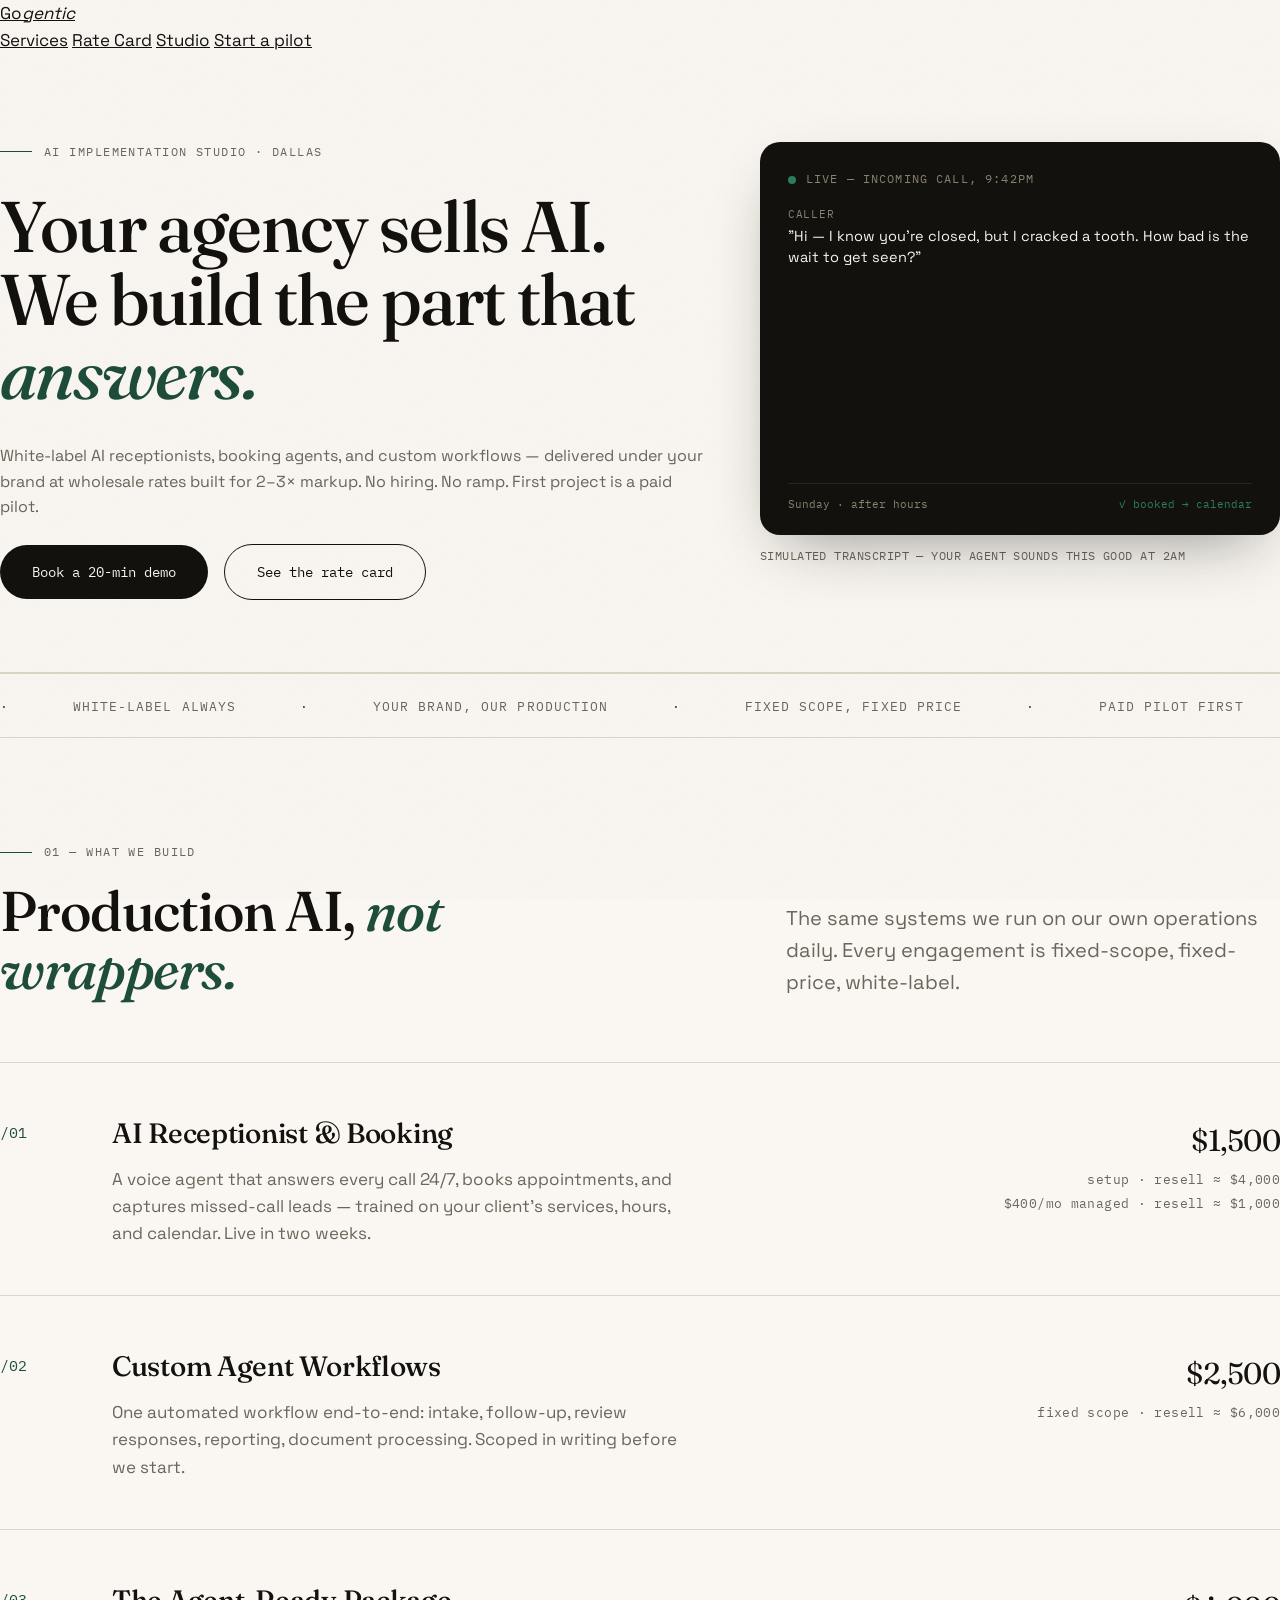
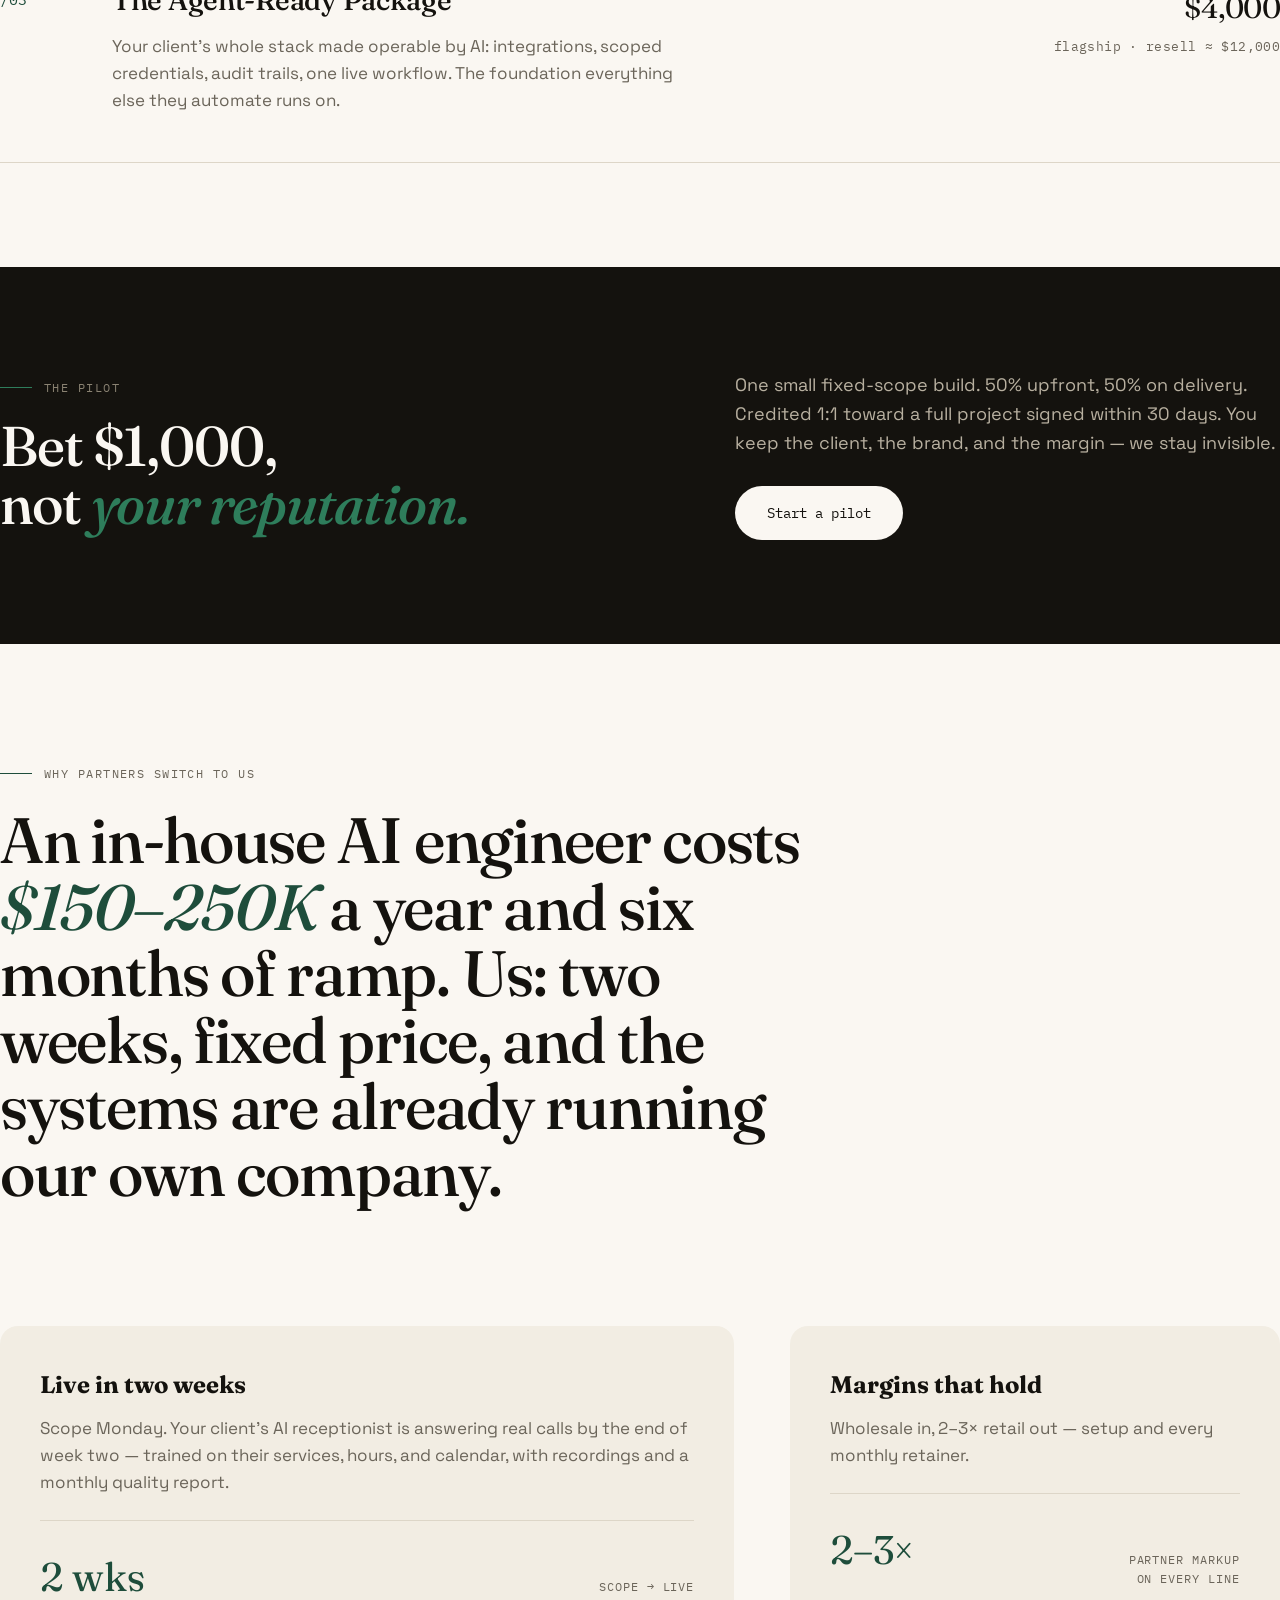
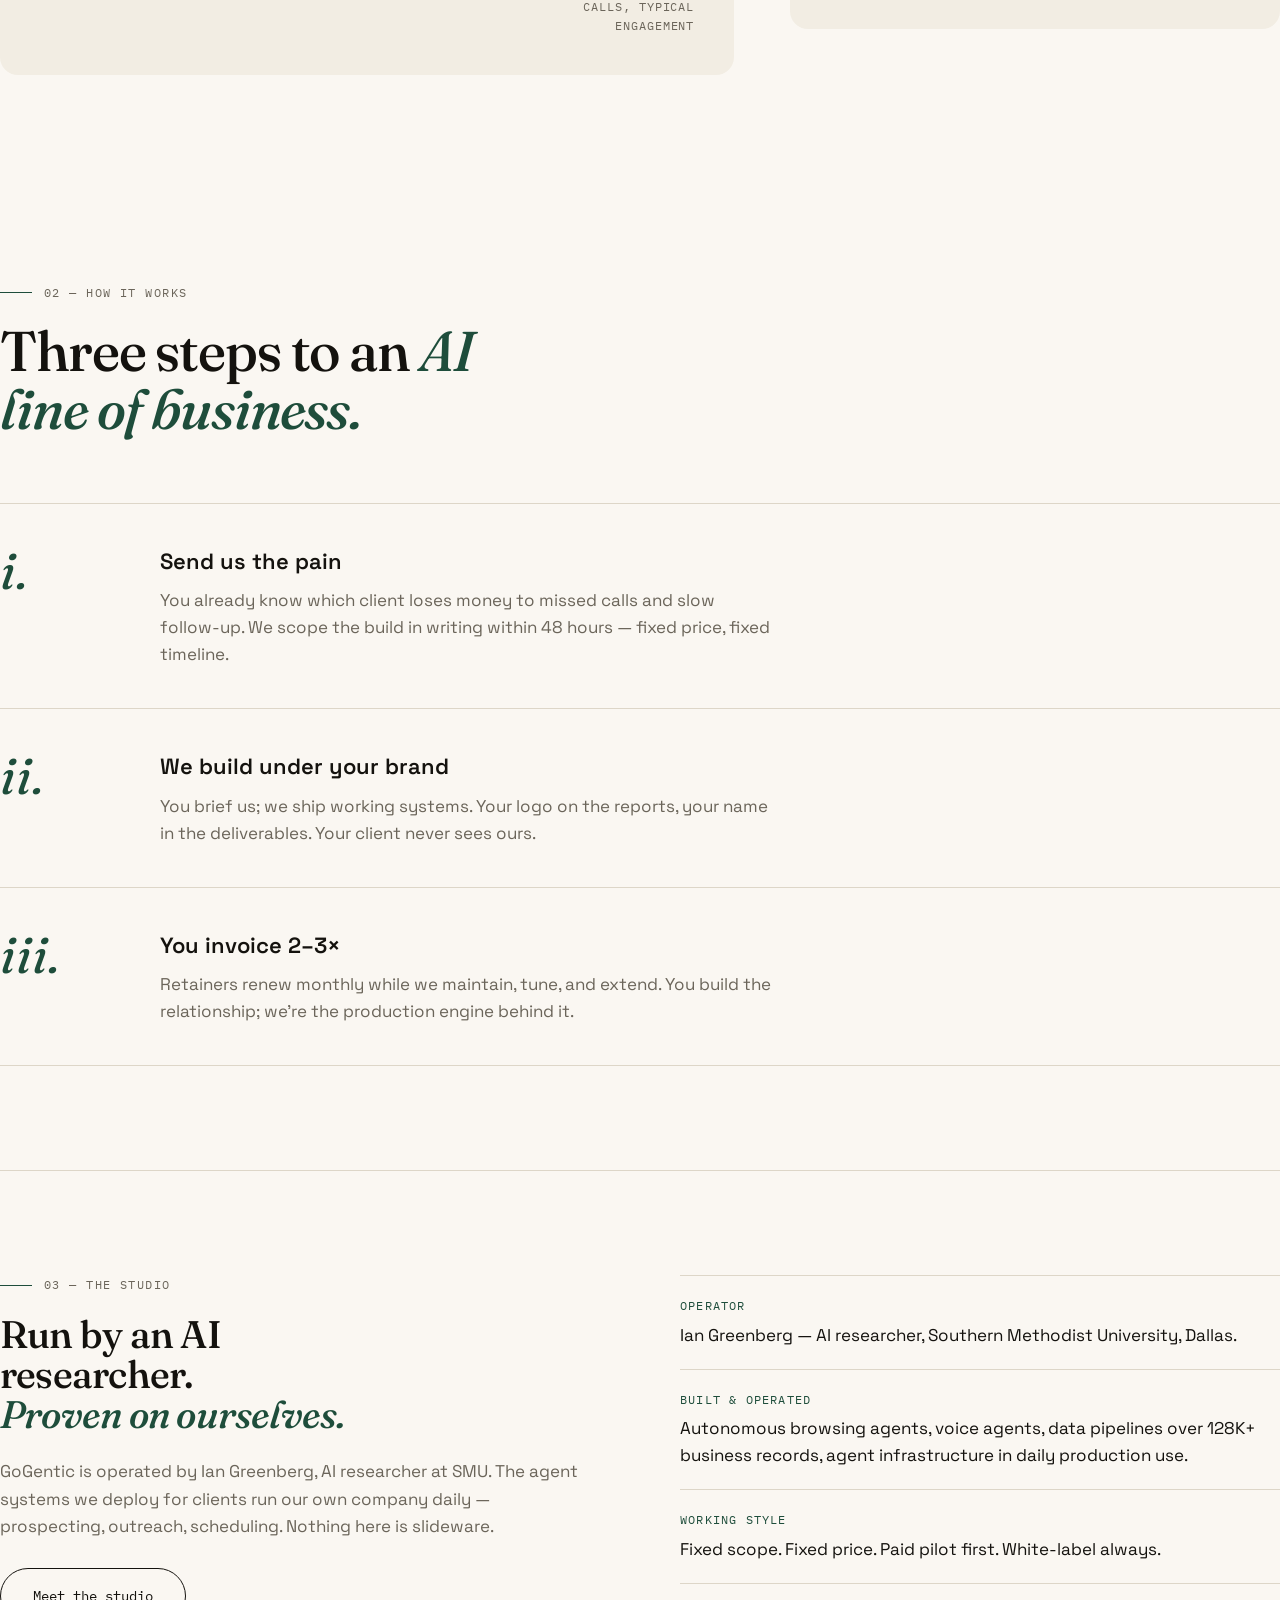
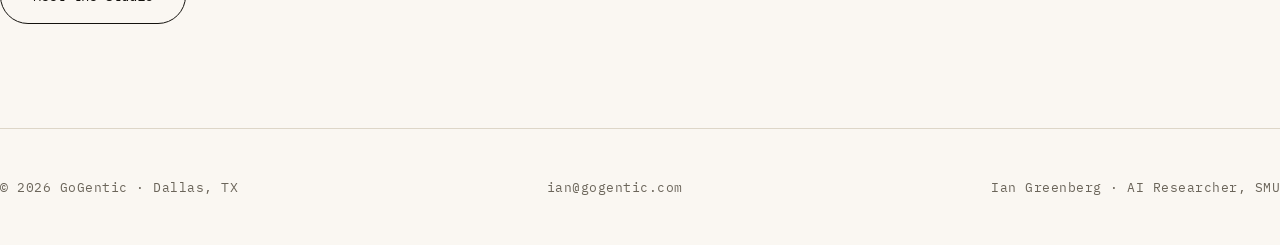
<file: web/index.html>
<!DOCTYPE html>
<html lang="en">
<head>
<meta charset="UTF-8">
<meta name="viewport" content="width=device-width, initial-scale=1.0">
<title>GoGentic — The AI implementation studio for agencies</title>
<meta name="description" content="White-label AI receptionists, booking agents, and custom AI workflows for agencies. Built by an AI researcher, delivered under your brand. Dallas, TX.">
<link rel="preconnect" href="https://fonts.googleapis.com">
<link rel="preconnect" href="https://fonts.gstatic.com" crossorigin>
<link href="https://fonts.googleapis.com/css2?family=Fraunces:ital,opsz,wght@0,9..144,400..600;1,9..144,400..600&family=Space+Grotesk:wght@400;500;600&family=IBM+Plex+Mono:wght@400;500&display=swap" rel="stylesheet">
<link rel="stylesheet" href="styles.css">
</head>
<body>

<header><div class="nav">
  <a class="logo" href="index.html">Go<em>gentic</em></a>
  <nav>
    <a href="services.html">Services</a>
    <a href="ratecard.html">Rate Card</a>
    <a href="about.html">Studio</a>
    <a class="pill" href="contact.html">Start a pilot</a>
  </nav>
</div></header>

<div class="wrap">

<!-- HERO: product-as-hero. Left: kinetic headline. Right: live AI receptionist transcript. -->
<div class="hero">
  <div class="hero-grid">
    <div>
      <div class="label" style="margin-bottom:28px">AI implementation studio · Dallas</div>
      <h1>Your agency sells AI.<br>We build the part that <span class="kinetic"><span class="k-word" data-words='["answers.","books.","follows up.","never sleeps."]'>answers.</span></span></h1>
      <div class="hero-side" style="margin-top:32px;padding-bottom:0">
        <p>White-label AI receptionists, booking agents, and custom workflows —
        delivered under your brand at wholesale rates built for 2–3× markup.
        No hiring. No ramp. First project is a paid pilot.</p>
        <div class="hero-cta">
          <a class="btn btn-primary" href="contact.html">Book a 20-min demo</a>
          <a class="btn btn-ghost" href="ratecard.html">See the rate card</a>
        </div>
      </div>
    </div>
    <div>
      <div class="live" id="livePanel" aria-label="Simulated live call transcript">
        <div class="live-head"><span class="live-dot"></span> Live — incoming call, 9:42pm</div>
        <div class="live-lines" id="liveLines"></div>
        <div class="live-foot"><span>Sunday · after hours</span><span class="ok">✓ booked → calendar</span></div>
      </div>
      <p style="font-family:'IBM Plex Mono',monospace;font-size:11.5px;color:var(--muted);margin-top:12px;letter-spacing:.04em">SIMULATED TRANSCRIPT — YOUR AGENT SOUNDS THIS GOOD AT 2AM</p>
    </div>
  </div>
</div>

<!-- MARQUEE -->
<div class="marquee" aria-hidden="true">
  <div class="marquee-track" id="mtrack">
    <span>White-label always</span><span>Your brand, our production</span><span>Fixed scope, fixed price</span><span>Paid pilot first</span><span>2–3× markup for partners</span><span>Dallas, TX</span>
  </div>
</div>

<!-- 01 SERVICES -->
<section id="services">
  <div class="sec-head">
    <div>
      <div class="label" style="margin-bottom:20px">01 — What we build</div>
      <h2 class="display">Production AI, <em>not wrappers.</em></h2>
    </div>
    <p class="lede" style="max-width:38ch">The same systems we run on our own
    operations daily. Every engagement is fixed-scope, fixed-price, white-label.</p>
  </div>

  <div class="svc-row">
    <div class="svc-num">/01</div>
    <div class="svc-body">
      <h3>AI Receptionist &amp; Booking</h3>
      <p>A voice agent that answers every call 24/7, books appointments, and captures
      missed-call leads — trained on your client's services, hours, and calendar.
      Live in two weeks.</p>
    </div>
    <div class="svc-price">
      <div class="w">$1,500</div>
      <div class="r">setup · resell ≈ $4,000</div>
      <div class="r">$400/mo managed · resell ≈ $1,000</div>
    </div>
  </div>

  <div class="svc-row">
    <div class="svc-num">/02</div>
    <div class="svc-body">
      <h3>Custom Agent Workflows</h3>
      <p>One automated workflow end-to-end: intake, follow-up, review responses,
      reporting, document processing. Scoped in writing before we start.</p>
    </div>
    <div class="svc-price">
      <div class="w">$2,500</div>
      <div class="r">fixed scope · resell ≈ $6,000</div>
    </div>
  </div>

  <div class="svc-row">
    <div class="svc-num">/03</div>
    <div class="svc-body">
      <h3>The Agent-Ready Package</h3>
      <p>Your client's whole stack made operable by AI: integrations, scoped
      credentials, audit trails, one live workflow. The foundation everything
      else they automate runs on.</p>
    </div>
    <div class="svc-price">
      <div class="w">$4,000</div>
      <div class="r">flagship · resell ≈ $12,000</div>
    </div>
  </div>
</section>

<!-- BAND: PILOT -->
<div class="band">
  <section>
    <div class="band-grid">
      <div>
        <div class="label" style="margin-bottom:20px">The pilot</div>
        <h2 class="display">Bet $1,000,<br>not <em>your reputation.</em></h2>
      </div>
      <div>
        <p>One small fixed-scope build. 50% upfront, 50% on delivery. Credited 1:1
        toward a full project signed within 30 days. You keep the client, the brand,
        and the margin — we stay invisible.</p>
        <a class="btn btn-primary" href="contact.html" style="margin-top:28px">Start a pilot</a>
      </div>
    </div>
  </section>
</div>

<!-- STATEMENT -->
<div class="statement">
  <div class="reveal">
    <div class="label" style="margin-bottom:24px">Why partners switch to us</div>
    <p class="display">An in-house AI engineer costs <em>$150–250K</em> a year and
    six months of ramp. Us: two weeks, fixed price, and the systems are already
    running our own company.</p>
  </div>
</div>

<!-- DUO: proof panels -->
<section style="padding-top:0">
  <div class="duo">
    <div class="duo-panel reveal">
      <h3>Live in two weeks</h3>
      <p>Scope Monday. Your client's AI receptionist is answering real calls by the
      end of week two — trained on their services, hours, and calendar, with
      recordings and a monthly quality report.</p>
      <div class="duo-metric">
        <div class="n">2 wks</div>
        <div class="d">scope → live calls, typical engagement</div>
      </div>
    </div>
    <div class="duo-panel reveal">
      <h3>Margins that hold</h3>
      <p>Wholesale in, 2–3× retail out — setup and every monthly retainer.</p>
      <div class="duo-metric">
        <div class="n">2–3×</div>
        <div class="d">partner markup on every line</div>
      </div>
    </div>
  </div>
</section>

<!-- 02 HOW -->
<section>
  <div class="sec-head">
    <div>
      <div class="label" style="margin-bottom:20px">02 — How it works</div>
      <h2 class="display">Three steps to an <em>AI line of business.</em></h2>
    </div>
  </div>
  <div class="step">
    <div class="s-num">i.</div>
    <div>
      <h3>Send us the pain</h3>
      <p>You already know which client loses money to missed calls and slow follow-up.
      We scope the build in writing within 48 hours — fixed price, fixed timeline.</p>
    </div>
  </div>
  <div class="step">
    <div class="s-num">ii.</div>
    <div>
      <h3>We build under your brand</h3>
      <p>You brief us; we ship working systems. Your logo on the reports, your name in
      the deliverables. Your client never sees ours.</p>
    </div>
  </div>
  <div class="step">
    <div class="s-num">iii.</div>
    <div>
      <h3>You invoice 2–3×</h3>
      <p>Retainers renew monthly while we maintain, tune, and extend. You build the
      relationship; we're the production engine behind it.</p>
    </div>
  </div>
</section>

<!-- 03 STUDIO -->
<section style="border-top:1px solid var(--line)">
  <div class="about-strip">
    <div>
      <div class="label" style="margin-bottom:20px">03 — The studio</div>
      <h2 class="display">Run by an AI researcher.<br><em>Proven on ourselves.</em></h2>
      <p class="lede" style="margin-top:24px;font-size:17px">GoGentic is operated by
      Ian Greenberg, AI researcher at SMU. The agent systems we deploy for clients
      run our own company daily — prospecting, outreach, scheduling. Nothing here
      is slideware.</p>
      <a class="btn btn-ghost" href="about.html" style="margin-top:28px">Meet the studio</a>
    </div>
    <div>
      <div class="fact">
        <div class="f-label">Operator</div>
        <p>Ian Greenberg — AI researcher, Southern Methodist University, Dallas.</p>
      </div>
      <div class="fact">
        <div class="f-label">Built &amp; operated</div>
        <p>Autonomous browsing agents, voice agents, data pipelines over 128K+
        business records, agent infrastructure in daily production use.</p>
      </div>
      <div class="fact">
        <div class="f-label">Working style</div>
        <p>Fixed scope. Fixed price. Paid pilot first. White-label always.</p>
      </div>
    </div>
  </div>
</section>

</div>

<footer><div class="wrap foot">
  <div>© 2026 GoGentic · Dallas, TX</div>
  <div>ian@gogentic.com</div>
  <div>Ian Greenberg · AI Researcher, SMU</div>
</div></footer>

<script>
/* kinetic headline */
(function(){
  const el = document.querySelector('.k-word');
  if(!el) return;
  const words = JSON.parse(el.dataset.words);
  let i = 0;
  setInterval(() => {
    i = (i + 1) % words.length;
    setTimeout(() => { el.textContent = words[i]; }, 500);
  }, 3200);
})();

/* live transcript */
(function(){
  const lines = [
    {who:'caller',  html:'"Hi — I know you\'re closed, but I cracked a tooth. How bad is the wait to get seen?"'},
    {who:'agent',   html:'"I\'m sorry that sounds painful. Dr. Chen has an opening <b>tomorrow at 8:20am</b> — I can hold it for you right now. Is morning best?"'},
    {who:'caller',  html:'"Morning works. And do you take Delta Dental?"'},
    {who:'agent',   html:'"We do — you\'re all set for <b>8:20am tomorrow</b>. I\'ve texted the confirmation and your new-patient forms to this number. Feel better soon!"'}
  ];
  const box = document.getElementById('liveLines');
  if(!box) return;
  let t = 900;
  lines.forEach(l => {
    setTimeout(() => {
      const d = document.createElement('div');
      d.className = 'live-line ' + l.who;
      d.innerHTML = `<span class="who">${l.who === 'agent' ? 'agent · your brand' : 'caller'}</span>${l.html}`;
      box.appendChild(d);
      requestAnimationFrame(() => d.classList.add('show'));
    }, t);
    t += 1700;
  });
  /* loop the whole scene every 14s */
  setInterval(() => {
    box.innerHTML = '';
    let t2 = 600;
    lines.forEach(l => {
      setTimeout(() => {
        const d = document.createElement('div');
        d.className = 'live-line ' + l.who;
        d.innerHTML = `<span class="who">${l.who === 'agent' ? 'agent · your brand' : 'caller'}</span>${l.html}`;
        box.appendChild(d);
        requestAnimationFrame(() => d.classList.add('show'));
      }, t2);
      t2 += 1700;
    });
  }, 14000);
})();

/* marquee: duplicate track content for seamless loop */
(function(){
  const track = document.getElementById('mtrack');
  if(track) track.innerHTML += track.innerHTML;
})();

/* scroll reveals */
(function(){
  const els = document.querySelectorAll('.reveal');
  if(!('IntersectionObserver' in window) || !els.length) { els.forEach(e => e.classList.add('in')); return; }
  const io = new IntersectionObserver(entries => {
    entries.forEach(e => { if(e.isIntersecting){ e.target.classList.add('in'); io.unobserve(e.target); } });
  }, {threshold:.15});
  els.forEach(e => io.observe(e));
})();
</script>

</body>
</html>
</file>
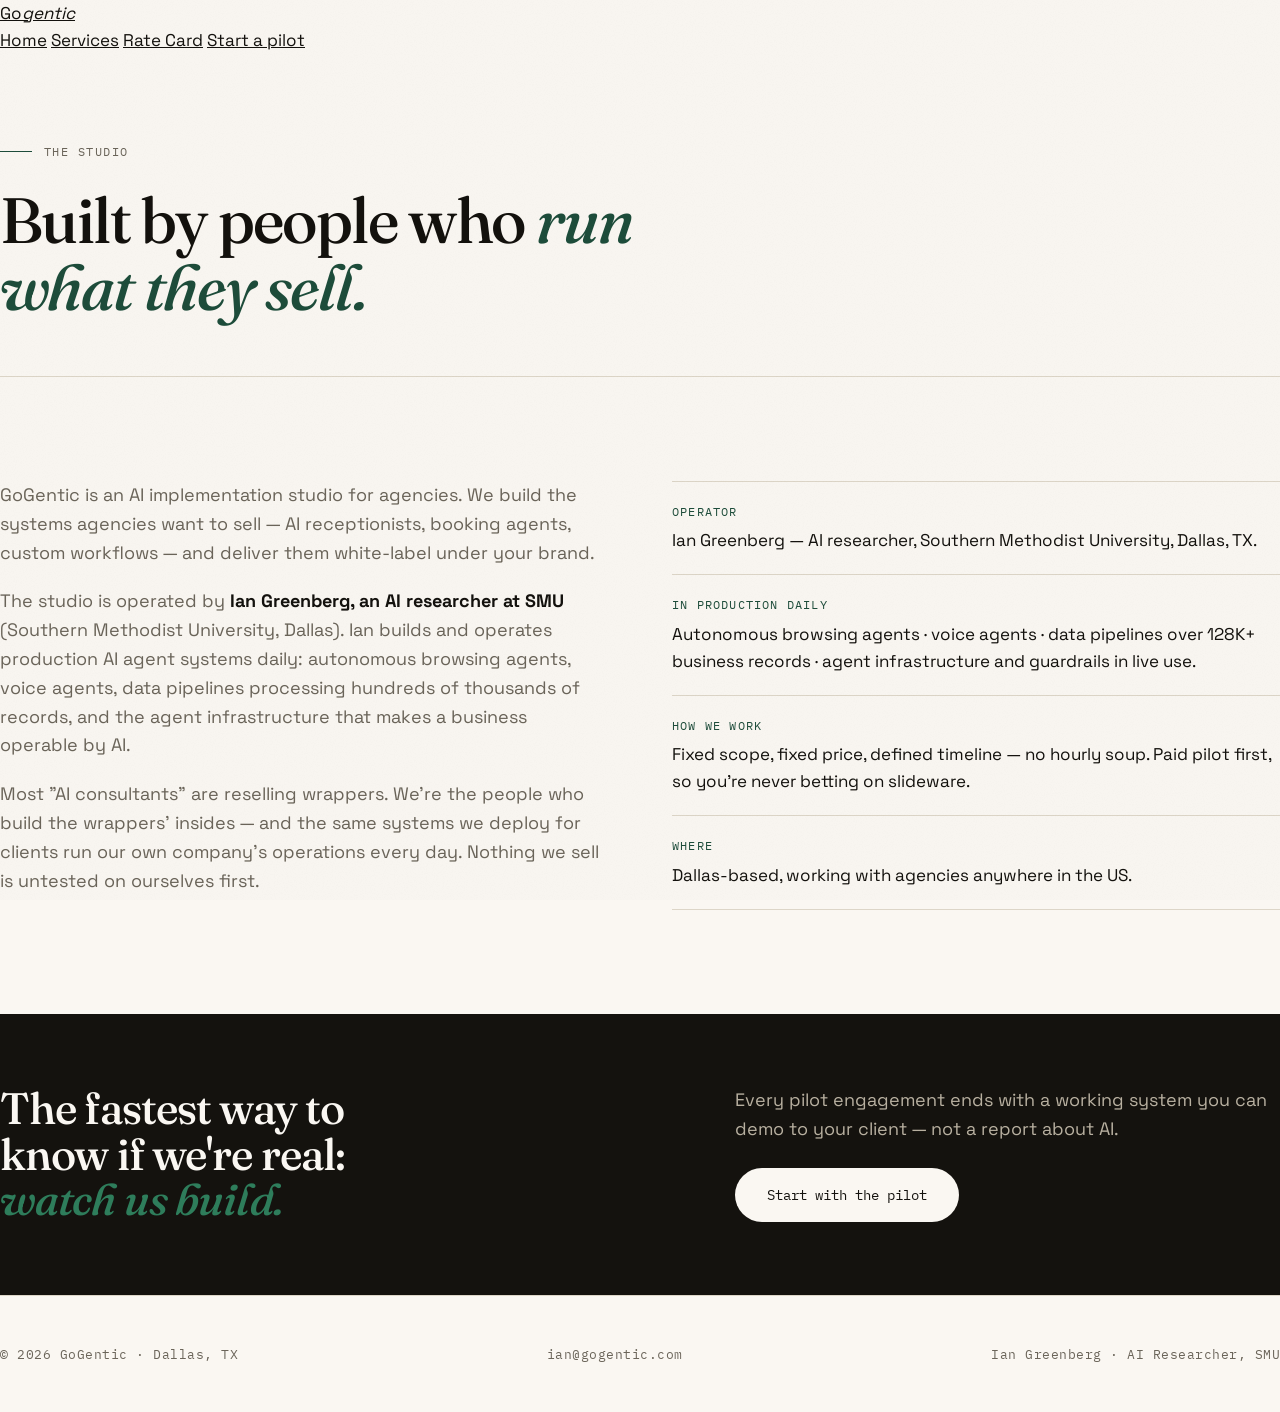
<file: web/about.html>
<!DOCTYPE html>
<html lang="en">
<head>
<meta charset="UTF-8"><meta name="viewport" content="width=device-width, initial-scale=1.0">
<title>Studio — GoGentic</title>
<meta name="description" content="GoGentic is an AI implementation studio for agencies, operated by Ian Greenberg, AI researcher at SMU.">
<link rel="preconnect" href="https://fonts.googleapis.com">
<link rel="preconnect" href="https://fonts.gstatic.com" crossorigin>
<link href="https://fonts.googleapis.com/css2?family=Fraunces:ital,opsz,wght@0,9..144,400..600;1,9..144,400..600&family=Space+Grotesk:wght@400;500;600&family=IBM+Plex+Mono:wght@400;500&display=swap" rel="stylesheet">
<link rel="stylesheet" href="styles.css">
</head><body>

<header><div class="nav">
  <a class="logo" href="index.html">Go<em>gentic</em></a>
  <nav>
    <a href="index.html">Home</a>
    <a href="services.html">Services</a>
    <a href="ratecard.html">Rate Card</a>
    <a class="pill" href="contact.html">Start a pilot</a>
  </nav>
</div></header>

<div class="wrap">

<div class="page-hero">
  <div class="label" style="margin-bottom:24px">The studio</div>
  <h1>Built by people who <em>run what they sell.</em></h1>
</div>

<section>
  <div class="about-strip" style="gap:64px">
    <div>
      <p class="lede" style="font-size:18px">GoGentic is an AI implementation studio
      for agencies. We build the systems agencies want to sell — AI receptionists,
      booking agents, custom workflows — and deliver them white-label under your
      brand.</p>
      <p class="lede" style="font-size:18px;margin-top:20px">The studio is operated by
      <b style="color:var(--ink)">Ian Greenberg, an AI researcher at SMU</b> (Southern
      Methodist University, Dallas). Ian builds and operates production AI agent
      systems daily: autonomous browsing agents, voice agents, data pipelines
      processing hundreds of thousands of records, and the agent infrastructure that
      makes a business operable by AI.</p>
      <p class="lede" style="font-size:18px;margin-top:20px">Most "AI consultants" are
      reselling wrappers. We're the people who build the wrappers' insides — and the
      same systems we deploy for clients run our own company's operations every day.
      Nothing we sell is untested on ourselves first.</p>
    </div>
    <div>
      <div class="fact">
        <div class="f-label">Operator</div>
        <p>Ian Greenberg — AI researcher, Southern Methodist University, Dallas, TX.</p>
      </div>
      <div class="fact">
        <div class="f-label">In production daily</div>
        <p>Autonomous browsing agents · voice agents · data pipelines over 128K+
        business records · agent infrastructure and guardrails in live use.</p>
      </div>
      <div class="fact">
        <div class="f-label">How we work</div>
        <p>Fixed scope, fixed price, defined timeline — no hourly soup. Paid pilot
        first, so you're never betting on slideware.</p>
      </div>
      <div class="fact">
        <div class="f-label">Where</div>
        <p>Dallas-based, working with agencies anywhere in the US.</p>
      </div>
    </div>
  </div>
</section>

<div class="band">
  <section style="padding:72px 0">
    <div class="band-grid">
      <h2 class="display" style="font-size:clamp(30px,3.6vw,44px)">The fastest way to
      know if we're real: <em>watch us build.</em></h2>
      <div>
        <p>Every pilot engagement ends with a working system you can demo to your
        client — not a report about AI.</p>
        <a class="btn btn-primary" href="contact.html" style="margin-top:24px">Start with the pilot</a>
      </div>
    </div>
  </section>
</div>

</div>

<footer><div class="wrap foot">
  <div>© 2026 GoGentic · Dallas, TX</div>
  <div>ian@gogentic.com</div>
  <div>Ian Greenberg · AI Researcher, SMU</div>
</div></footer>

</body></html>
</file>
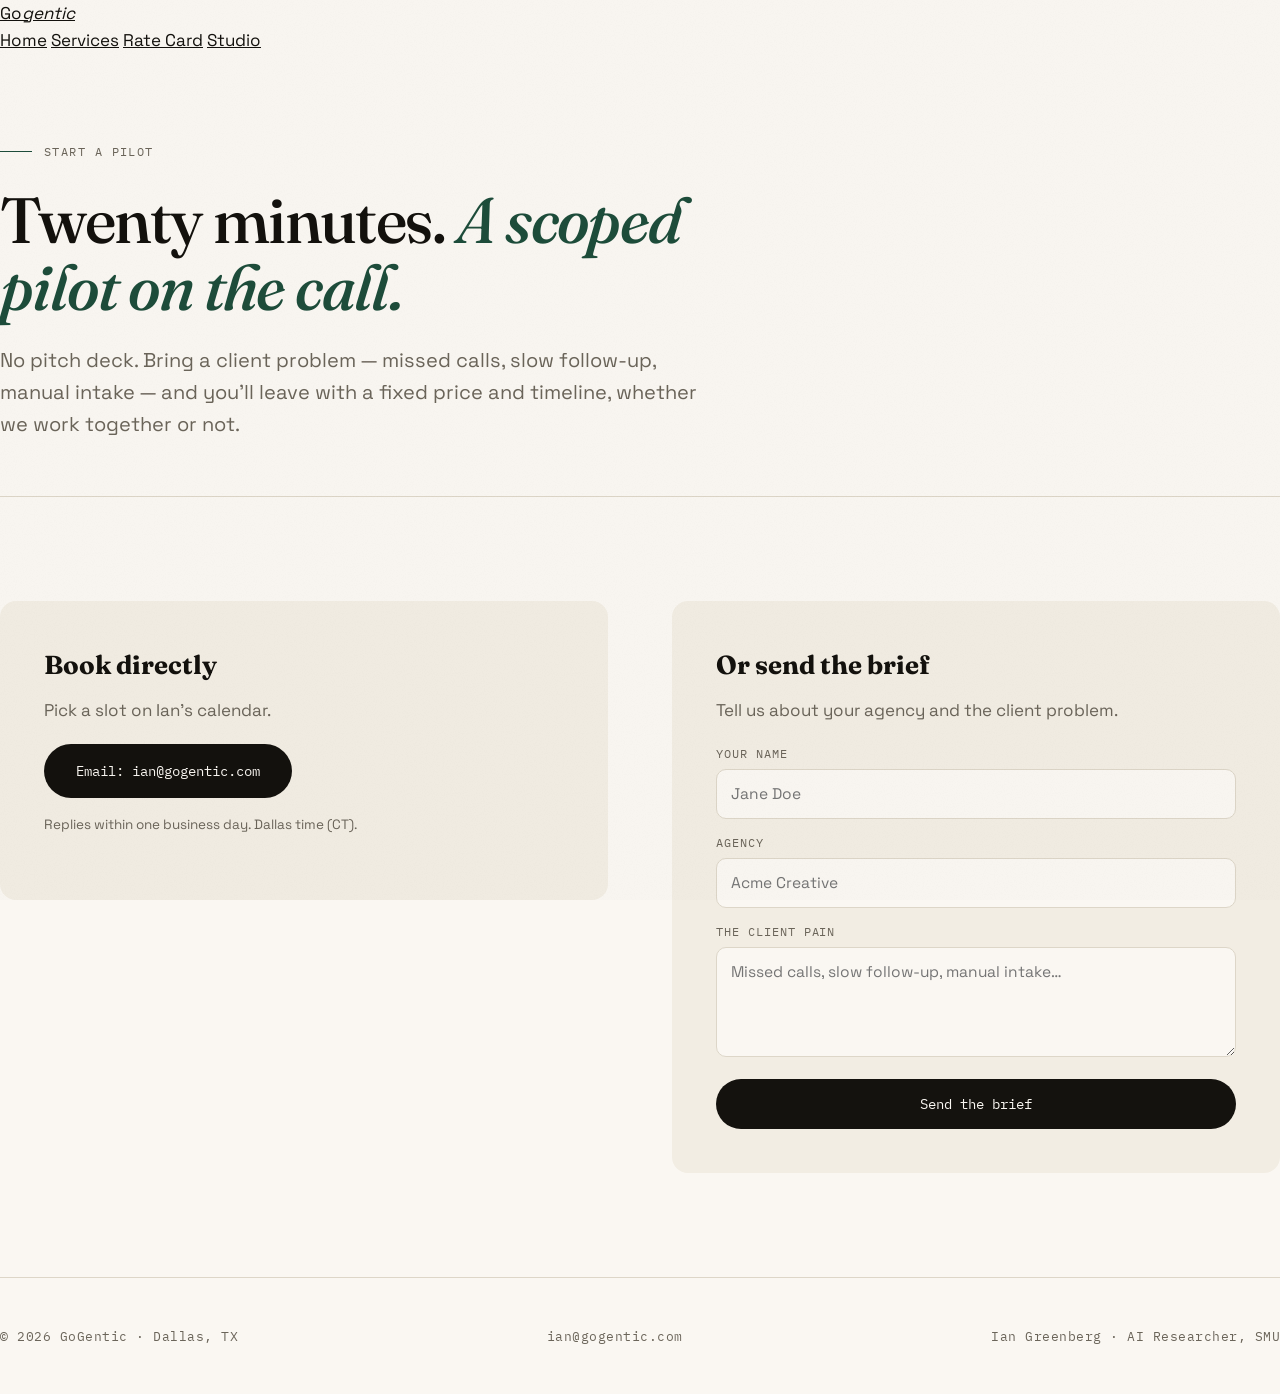
<file: web/contact.html>
<!DOCTYPE html>
<html lang="en">
<head>
<meta charset="UTF-8"><meta name="viewport" content="width=device-width, initial-scale=1.0">
<title>Start a pilot — GoGentic</title>
<meta name="description" content="Book a 20-minute demo call with GoGentic. Scope your first white-label AI pilot live on the call.">
<link rel="preconnect" href="https://fonts.googleapis.com">
<link rel="preconnect" href="https://fonts.gstatic.com" crossorigin>
<link href="https://fonts.googleapis.com/css2?family=Fraunces:ital,opsz,wght@0,9..144,400..600;1,9..144,400..600&family=Space+Grotesk:wght@400;500;600&family=IBM+Plex+Mono:wght@400;500&display=swap" rel="stylesheet">
<link rel="stylesheet" href="styles.css">
</head><body>

<header><div class="nav">
  <a class="logo" href="index.html">Go<em>gentic</em></a>
  <nav>
    <a href="index.html">Home</a>
    <a href="services.html">Services</a>
    <a href="ratecard.html">Rate Card</a>
    <a href="about.html">Studio</a>
  </nav>
</div></header>

<div class="wrap">

<div class="page-hero">
  <div class="label" style="margin-bottom:24px">Start a pilot</div>
  <h1>Twenty minutes. <em>A scoped pilot on the call.</em></h1>
  <p class="lede">No pitch deck. Bring a client problem — missed calls, slow
  follow-up, manual intake — and you'll leave with a fixed price and timeline,
  whether we work together or not.</p>
</div>

<section>
  <div class="c-grid">
    <div class="c-card">
      <h3>Book directly</h3>
      <p>Pick a slot on Ian's calendar.</p>
      <!-- Cal.com embed/link — replace when booking URL is live -->
      <a class="btn btn-primary" href="mailto:ian@gogentic.com?subject=Pilot%20call%20—%20GoGentic">Email: ian@gogentic.com</a>
      <p style="margin-top:16px;font-size:13.5px;color:var(--muted)">Replies within
      one business day. Dallas time (CT).</p>
    </div>

    <div class="c-card">
      <h3>Or send the brief</h3>
      <p>Tell us about your agency and the client problem.</p>
      <!-- Form endpoint: hook to CRM intake when deployed (Pages Functions / Formspree) -->
      <form onsubmit="return mailtoFallback(event)">
        <label>Your name</label>
        <input required name="name" placeholder="Jane Doe" autocomplete="name">
        <label>Agency</label>
        <input required name="agency" placeholder="Acme Creative">
        <label>The client pain</label>
        <textarea required name="pain" rows="4" placeholder="Missed calls, slow follow-up, manual intake…"></textarea>
        <button class="btn btn-primary" type="submit" style="border:none;cursor:pointer;width:100%">Send the brief</button>
      </form>
    </div>
  </div>
</section>

</div>

<footer><div class="wrap foot">
  <div>© 2026 GoGentic · Dallas, TX</div>
  <div>ian@gogentic.com</div>
  <div>Ian Greenberg · AI Researcher, SMU</div>
</div></footer>

<script>
function mailtoFallback(e){
  const f=e.target, d=new FormData(f);
  const body=encodeURIComponent(`Name: ${d.get('name')}\nAgency: ${d.get('agency')}\nPain: ${d.get('pain')}`);
  location.href=`mailto:ian@gogentic.com?subject=Agency brief — GoGentic&body=${body}`;
  return false;
}
</script>

</body></html>
</file>
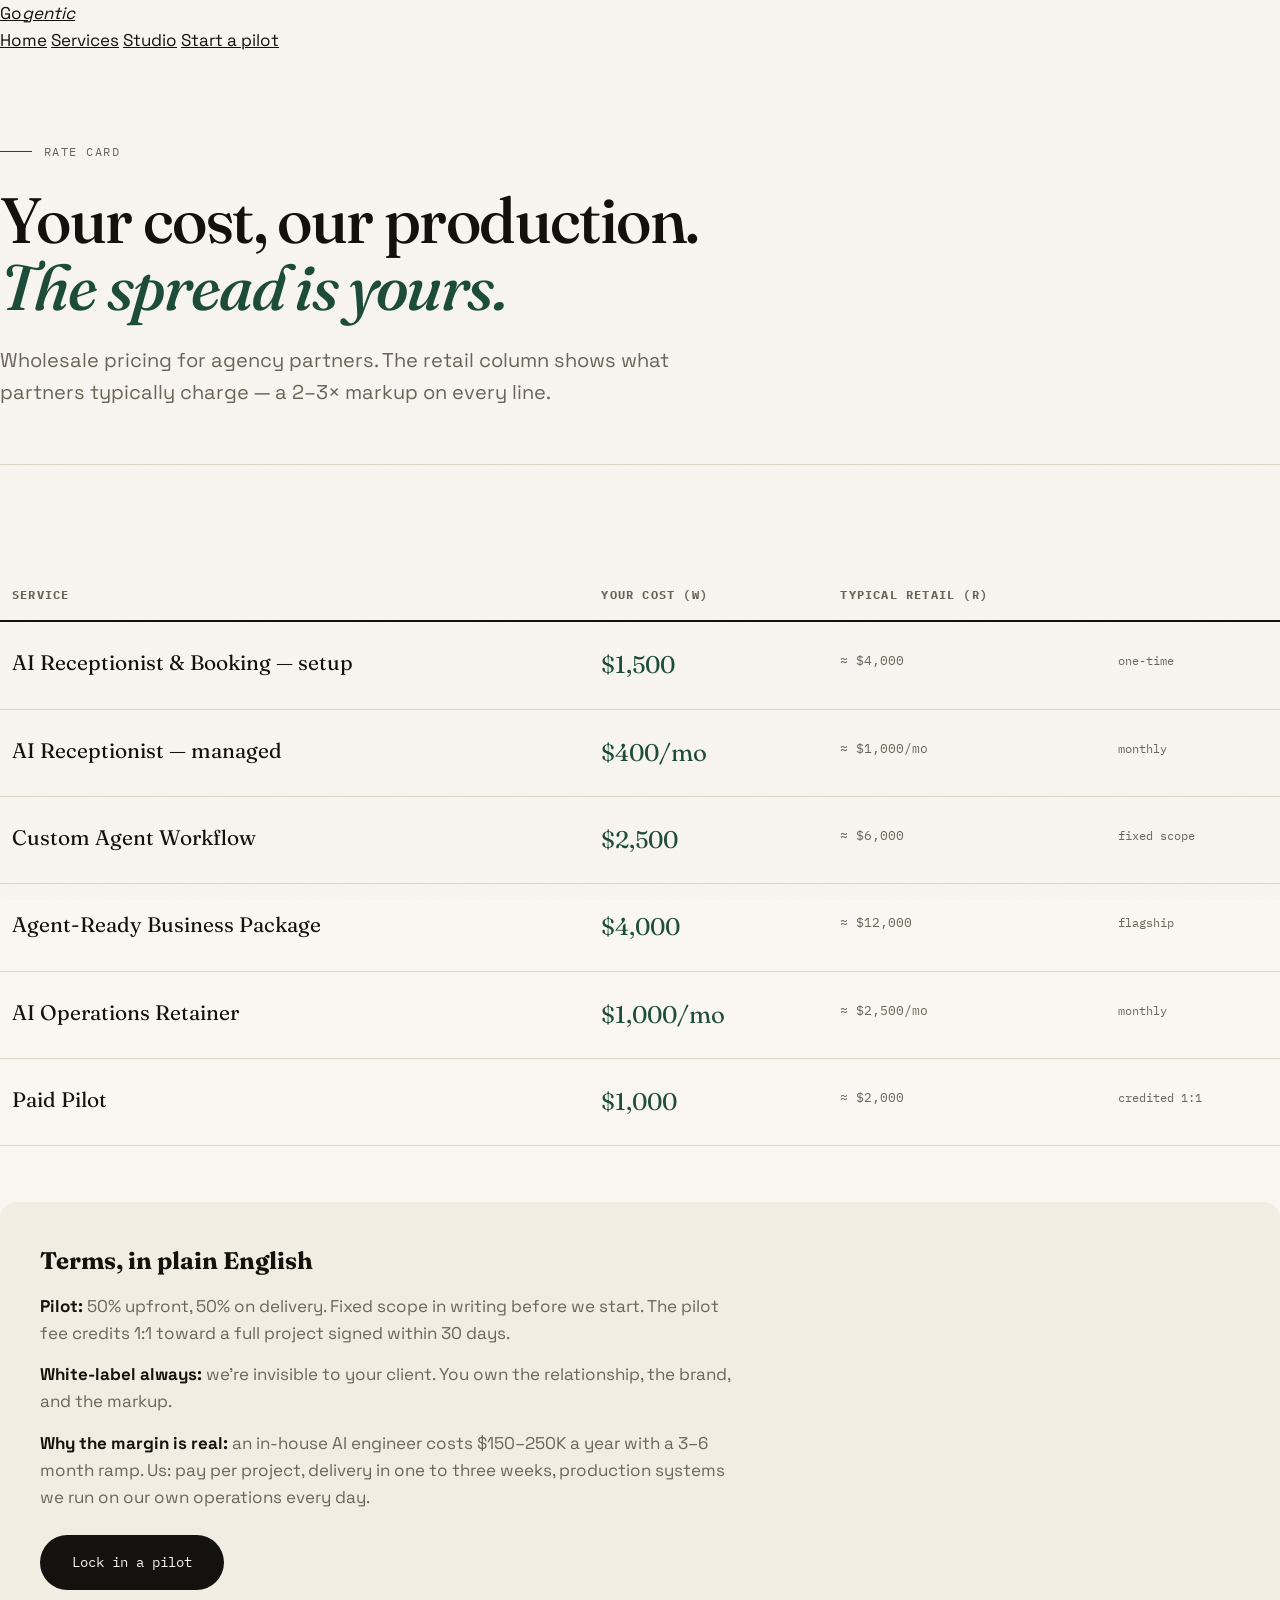
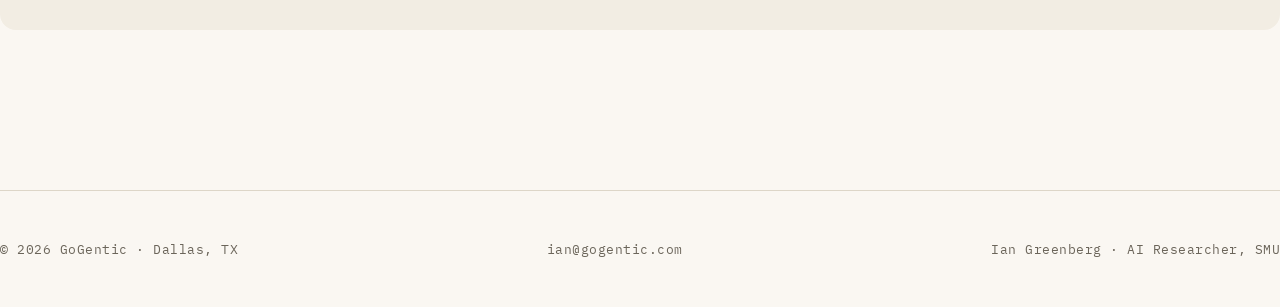
<file: web/ratecard.html>
<!DOCTYPE html>
<html lang="en">
<head>
<meta charset="UTF-8"><meta name="viewport" content="width=device-width, initial-scale=1.0">
<title>Rate Card — GoGentic</title>
<meta name="description" content="GoGentic white-label rate card: wholesale pricing for agencies reselling AI implementation at 2-3x markup.">
<link rel="preconnect" href="https://fonts.googleapis.com">
<link rel="preconnect" href="https://fonts.gstatic.com" crossorigin>
<link href="https://fonts.googleapis.com/css2?family=Fraunces:ital,opsz,wght@0,9..144,400..600;1,9..144,400..600&family=Space+Grotesk:wght@400;500;600&family=IBM+Plex+Mono:wght@400;500&display=swap" rel="stylesheet">
<link rel="stylesheet" href="styles.css">
</head><body>

<header><div class="nav">
  <a class="logo" href="index.html">Go<em>gentic</em></a>
  <nav>
    <a href="index.html">Home</a>
    <a href="services.html">Services</a>
    <a href="about.html">Studio</a>
    <a class="pill" href="contact.html">Start a pilot</a>
  </nav>
</div></header>

<div class="wrap">

<div class="page-hero">
  <div class="label" style="margin-bottom:24px">Rate card</div>
  <h1>Your cost, our production. <em>The spread is yours.</em></h1>
  <p class="lede">Wholesale pricing for agency partners. The retail column shows
  what partners typically charge — a 2–3× markup on every line.</p>
</div>

<section>
  <table class="rtable">
    <tr>
      <th>Service</th><th>Your cost (W)</th><th>Typical retail (R)</th><th></th>
    </tr>
    <tr>
      <td>AI Receptionist &amp; Booking — setup</td>
      <td><span class="w">$1,500</span></td>
      <td><span class="r">≈ $4,000</span></td>
      <td><span class="rec">one-time</span></td>
    </tr>
    <tr>
      <td>AI Receptionist — managed</td>
      <td><span class="w">$400/mo</span></td>
      <td><span class="r">≈ $1,000/mo</span></td>
      <td><span class="rec">monthly</span></td>
    </tr>
    <tr>
      <td>Custom Agent Workflow</td>
      <td><span class="w">$2,500</span></td>
      <td><span class="r">≈ $6,000</span></td>
      <td><span class="rec">fixed scope</span></td>
    </tr>
    <tr>
      <td>Agent-Ready Business Package</td>
      <td><span class="w">$4,000</span></td>
      <td><span class="r">≈ $12,000</span></td>
      <td><span class="rec">flagship</span></td>
    </tr>
    <tr>
      <td>AI Operations Retainer</td>
      <td><span class="w">$1,000/mo</span></td>
      <td><span class="r">≈ $2,500/mo</span></td>
      <td><span class="rec">monthly</span></td>
    </tr>
    <tr>
      <td>Paid Pilot</td>
      <td><span class="w">$1,000</span></td>
      <td><span class="r">≈ $2,000</span></td>
      <td><span class="rec">credited 1:1</span></td>
    </tr>
  </table>

  <div class="note">
    <h3>Terms, in plain English</h3>
    <p><b>Pilot:</b> 50% upfront, 50% on delivery. Fixed scope in writing before we
    start. The pilot fee credits 1:1 toward a full project signed within 30 days.</p>
    <p style="margin-top:14px"><b>White-label always:</b> we're invisible to your
    client. You own the relationship, the brand, and the markup.</p>
    <p style="margin-top:14px"><b>Why the margin is real:</b> an in-house AI engineer
    costs $150–250K a year with a 3–6 month ramp. Us: pay per project, delivery in
    one to three weeks, production systems we run on our own operations every day.</p>
    <a class="btn btn-primary" href="contact.html" style="margin-top:24px">Lock in a pilot</a>
  </div>
</section>

</div>

<footer><div class="wrap foot">
  <div>© 2026 GoGentic · Dallas, TX</div>
  <div>ian@gogentic.com</div>
  <div>Ian Greenberg · AI Researcher, SMU</div>
</div></footer>

</body></html>
</file>
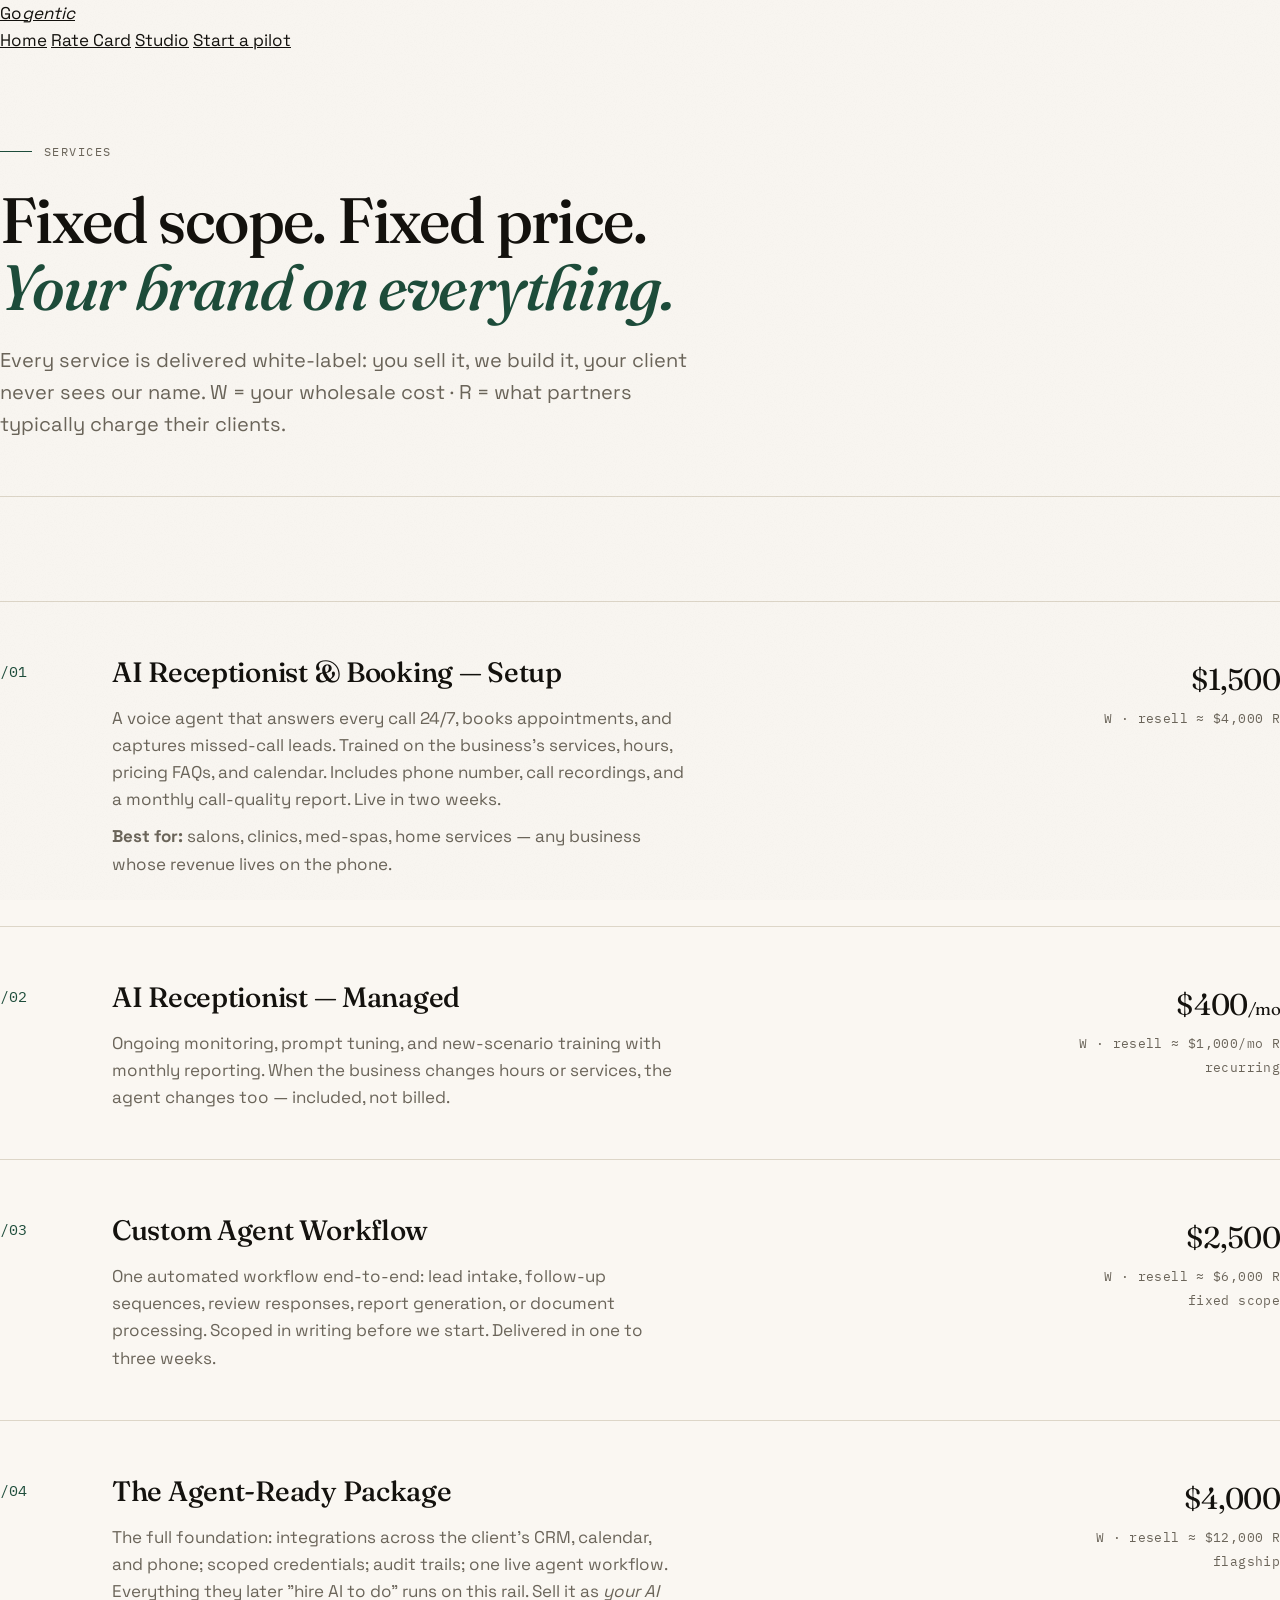
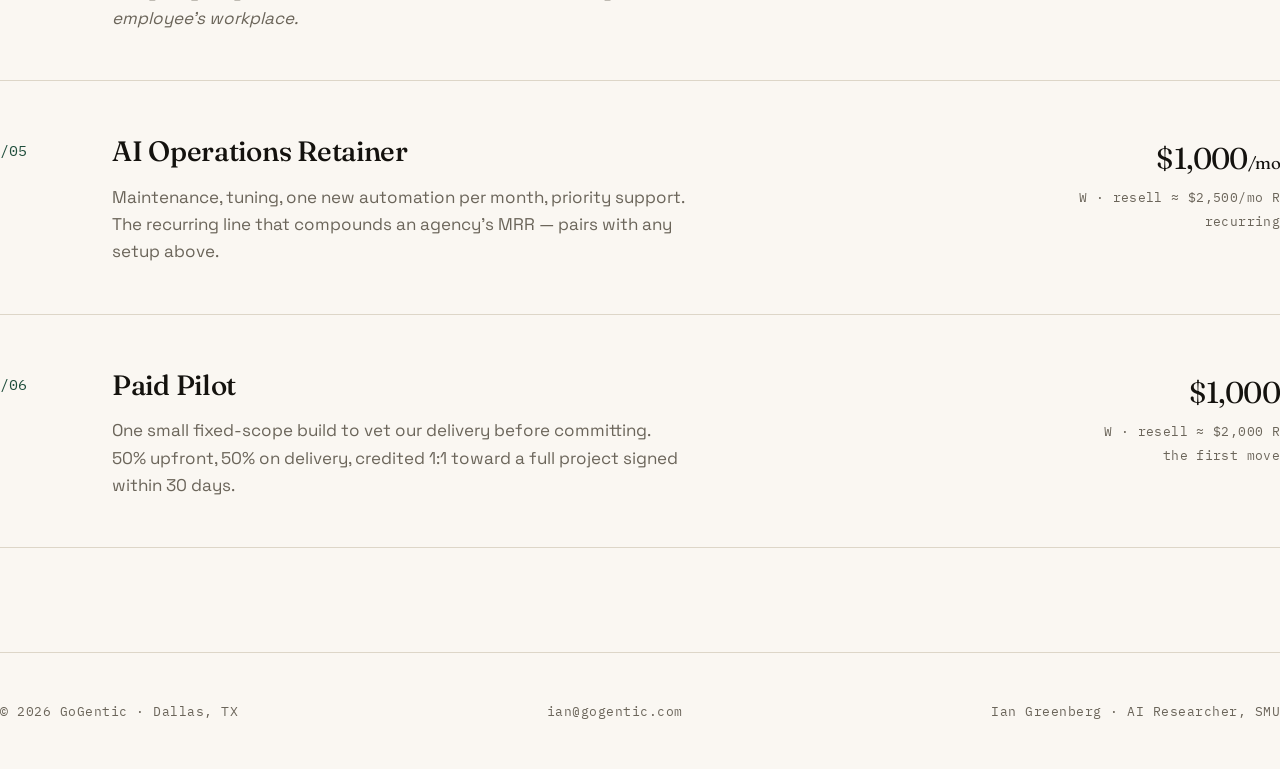
<file: web/services.html>
<!DOCTYPE html>
<html lang="en">
<head>
<meta charset="UTF-8"><meta name="viewport" content="width=device-width, initial-scale=1.0">
<title>Services — GoGentic</title>
<meta name="description" content="White-label AI implementation services: AI receptionists, booking automation, custom agent workflows, and agent-ready packages.">
<link rel="preconnect" href="https://fonts.googleapis.com">
<link rel="preconnect" href="https://fonts.gstatic.com" crossorigin>
<link href="https://fonts.googleapis.com/css2?family=Fraunces:ital,opsz,wght@0,9..144,400..600;1,9..144,400..600&family=Space+Grotesk:wght@400;500;600&family=IBM+Plex+Mono:wght@400;500&display=swap" rel="stylesheet">
<link rel="stylesheet" href="styles.css">
</head><body>

<header><div class="nav">
  <a class="logo" href="index.html">Go<em>gentic</em></a>
  <nav>
    <a href="index.html">Home</a>
    <a href="ratecard.html">Rate Card</a>
    <a href="about.html">Studio</a>
    <a class="pill" href="contact.html">Start a pilot</a>
  </nav>
</div></header>

<div class="wrap">

<div class="page-hero">
  <div class="label" style="margin-bottom:24px">Services</div>
  <h1>Fixed scope. Fixed price. <em>Your brand on everything.</em></h1>
  <p class="lede">Every service is delivered white-label: you sell it, we build it,
  your client never sees our name. W = your wholesale cost · R = what partners
  typically charge their clients.</p>
</div>

<section>
  <div class="svc-row">
    <div class="svc-num">/01</div>
    <div class="svc-body">
      <h3>AI Receptionist &amp; Booking — Setup</h3>
      <p>A voice agent that answers every call 24/7, books appointments, and captures
      missed-call leads. Trained on the business's services, hours, pricing FAQs, and
      calendar. Includes phone number, call recordings, and a monthly call-quality
      report. Live in two weeks.</p>
      <p style="margin-top:10px"><b>Best for:</b> salons, clinics, med-spas, home
      services — any business whose revenue lives on the phone.</p>
    </div>
    <div class="svc-price">
      <div class="w">$1,500</div>
      <div class="r">W · resell ≈ $4,000 R</div>
    </div>
  </div>

  <div class="svc-row">
    <div class="svc-num">/02</div>
    <div class="svc-body">
      <h3>AI Receptionist — Managed</h3>
      <p>Ongoing monitoring, prompt tuning, and new-scenario training with monthly
      reporting. When the business changes hours or services, the agent changes too —
      included, not billed.</p>
    </div>
    <div class="svc-price">
      <div class="w">$400<span style="font-size:17px">/mo</span></div>
      <div class="r">W · resell ≈ $1,000/mo R</div>
      <div class="r">recurring</div>
    </div>
  </div>

  <div class="svc-row">
    <div class="svc-num">/03</div>
    <div class="svc-body">
      <h3>Custom Agent Workflow</h3>
      <p>One automated workflow end-to-end: lead intake, follow-up sequences, review
      responses, report generation, or document processing. Scoped in writing before
      we start. Delivered in one to three weeks.</p>
    </div>
    <div class="svc-price">
      <div class="w">$2,500</div>
      <div class="r">W · resell ≈ $6,000 R</div>
      <div class="r">fixed scope</div>
    </div>
  </div>

  <div class="svc-row">
    <div class="svc-num">/04</div>
    <div class="svc-body">
      <h3>The Agent-Ready Package</h3>
      <p>The full foundation: integrations across the client's CRM, calendar, and
      phone; scoped credentials; audit trails; one live agent workflow. Everything
      they later "hire AI to do" runs on this rail. Sell it as
      <i>your AI employee's workplace.</i></p>
    </div>
    <div class="svc-price">
      <div class="w">$4,000</div>
      <div class="r">W · resell ≈ $12,000 R</div>
      <div class="r">flagship</div>
    </div>
  </div>

  <div class="svc-row">
    <div class="svc-num">/05</div>
    <div class="svc-body">
      <h3>AI Operations Retainer</h3>
      <p>Maintenance, tuning, one new automation per month, priority support. The
      recurring line that compounds an agency's MRR — pairs with any setup above.</p>
    </div>
    <div class="svc-price">
      <div class="w">$1,000<span style="font-size:17px">/mo</span></div>
      <div class="r">W · resell ≈ $2,500/mo R</div>
      <div class="r">recurring</div>
    </div>
  </div>

  <div class="svc-row">
    <div class="svc-num">/06</div>
    <div class="svc-body">
      <h3>Paid Pilot</h3>
      <p>One small fixed-scope build to vet our delivery before committing. 50%
      upfront, 50% on delivery, credited 1:1 toward a full project signed within
      30 days.</p>
    </div>
    <div class="svc-price">
      <div class="w">$1,000</div>
      <div class="r">W · resell ≈ $2,000 R</div>
      <div class="r">the first move</div>
    </div>
  </div>
</section>

</div>

<footer><div class="wrap foot">
  <div>© 2026 GoGentic · Dallas, TX</div>
  <div>ian@gogentic.com</div>
  <div>Ian Greenberg · AI Researcher, SMU</div>
</div></footer>

</body></html>
</file>
<file: web/styles.css>
/* GoGentic — research-studio editorial system
   Type: Fraunces (display serif) / Space Grotesk (body) / IBM Plex Mono (labels)
   Color: paper #FAF7F2, ink #14120E, accent deep green #1E4D3B, muted #6B655A */
:root{
  --paper:#FAF7F2; --ink:#14120E; --accent:#1E4D3B; --accent-bright:#2E7D5B;
  --muted:#6B655A; --line:#DDD6C8; --card:#F2EDE3; --warm:#EFE6D6;
}
*{margin:0;padding:0;box-sizing:border-box}
html{scroll-behavior:smooth}
body{font-family:'Space Grotesk',sans-serif;background:var(--paper);color:var(--ink);
  font-size:17px;line-height:1.6;-webkit-font-smoothing:antialiased}
::selection{background:var(--accent);color:var(--paper)}
a{color:inherit}

/* ---- v3 additions: texture, motion, product-as-hero ---- */

/* paper grain */
body:before{content:"";position:fixed;inset:0;pointer-events:none;z-index:9999;opacity:.5;
  background-image:url("data:image/svg+xml,%3Csvg xmlns='http://www.w3.org/2000/svg' width='120' height='120'%3E%3Cfilter id='n'%3E%3CfeTurbulence type='fractalNoise' baseFrequency='.9' numOctaves='2'/%3E%3CfeColorMatrix values='0 0 0 0 0 0 0 0 0 0 0 0 0 0 0 0 0 0 .04 0'/%3E%3C/filter%3E%3Crect width='120' height='120' filter='url(%23n)'/%3E%3C/svg%3E")}

/* scroll reveal */
.reveal{opacity:0;transform:translateY(24px);transition:opacity .7s ease,transform .7s ease}
.reveal.in{opacity:1;transform:none}

/* hero layout: headline left, live transcript right */
.hero{padding:88px 0 0}
.hero-grid{grid-template-columns:1.15fr .85fr;gap:56px;align-items:start}
.hero h1{font-size:clamp(42px,5.6vw,76px)}
.kinetic{display:inline-block;position:relative;color:var(--accent);font-style:italic}
.kinetic .k-word{display:inline-block;animation:kfade 3.2s ease infinite}
@keyframes kfade{0%,18%{opacity:0;transform:translateY(12px)}26%,82%{opacity:1;transform:none}90%,100%{opacity:0;transform:translateY(-12px)}}

/* live transcript panel */
.live{background:var(--ink);border-radius:20px;color:var(--paper);padding:28px 28px 22px;
  box-shadow:0 24px 60px -24px rgba(20,18,14,.45);position:relative;overflow:hidden}
.live-head{display:flex;align-items:center;gap:10px;font-family:'IBM Plex Mono',monospace;
  font-size:11.5px;letter-spacing:.1em;text-transform:uppercase;color:#8A8272;margin-bottom:18px}
.live-dot{width:8px;height:8px;border-radius:50%;background:var(--accent-bright);
  animation:pulse 1.6s ease infinite}
@keyframes pulse{0%,100%{opacity:1}50%{opacity:.25}}
.live-lines{min-height:262px}
.live-line{margin-bottom:12px;font-size:14.5px;line-height:1.5;opacity:0;transform:translateY(8px);
  transition:opacity .5s ease,transform .5s ease}
.live-line.show{opacity:1;transform:none}
.live-line .who{font-family:'IBM Plex Mono',monospace;font-size:10.5px;letter-spacing:.08em;
  text-transform:uppercase;display:block;margin-bottom:3px}
.live-line.caller .who{color:#8A8272}
.live-line.agent .who{color:var(--accent-bright)}
.live-line b{color:var(--accent-bright);font-weight:600}
.live-foot{border-top:1px solid #2A261E;margin-top:14px;padding-top:12px;
  font-family:'IBM Plex Mono',monospace;font-size:11px;color:#8A8272;
  display:flex;justify-content:space-between}
.live-foot .ok{color:var(--accent-bright)}

/* marquee */
.marquee{border-top:1px solid var(--line);border-bottom:1px solid var(--line);
  overflow:hidden;padding:18px 0;white-space:nowrap}
.marquee-track{display:inline-flex;gap:64px;animation:scroll 36s linear infinite;
  font-family:'IBM Plex Mono',monospace;font-size:13px;letter-spacing:.08em;
  text-transform:uppercase;color:var(--muted)}
.marquee-track span:before{content:"·";color:var(--accent);margin-right:64px}
@keyframes scroll{from{transform:translateX(0)}to{transform:translateX(-50%)}}

/* big editorial statement */
.statement{padding:120px 0;text-align:left}
.statement .display{font-size:clamp(38px,5vw,72px);max-width:20ch}

/* two-up feature (asymmetric, not 3 cards) */
.duo{display:grid;grid-template-columns:1.2fr .8fr;gap:56px;align-items:start}
.duo-panel{background:var(--card);border-radius:18px;padding:40px}
.duo-panel h3{font-family:'Fraunces',serif;font-size:24px;margin-bottom:10px}
.duo-panel p{color:var(--muted)}
.duo-metric{border-top:1px solid var(--line);padding-top:24px;margin-top:24px;
  display:flex;justify-content:space-between;align-items:baseline}
.duo-metric .n{font-family:'Fraunces',serif;font-size:40px;color:var(--accent)}
.duo-metric .d{font-family:'IBM Plex Mono',monospace;font-size:12px;color:var(--muted);
  text-transform:uppercase;letter-spacing:.08em;max-width:18ch;text-align:right}

@media(max-width:960px){
  .hero-grid,.duo{grid-template-columns:1fr;gap:40px}
  .statement{padding:80px 0}
}
@media(prefers-reduced-motion:reduce){*{animation:none!important;transition:none!important}.reveal{opacity:1;transform:none}}

/* ---- v2 base (retained) ----
header{position:sticky;top:0;z-index:50;background:rgba(250,247,242,.92);
  backdrop-filter:blur(8px);border-bottom:1px solid var(--line)}
.nav{max-width:1200px;margin:0 auto;padding:0 40px;height:72px;
  display:flex;align-items:center;justify-content:space-between}
.logo{font-family:'Fraunces',serif;font-weight:600;font-size:24px;letter-spacing:-.02em;
  text-decoration:none}
.logo em{font-style:italic;color:var(--accent)}
nav{display:flex;gap:32px;align-items:center}
nav a{font-family:'IBM Plex Mono',monospace;font-size:13px;letter-spacing:.04em;
  text-transform:uppercase;text-decoration:none;color:var(--muted);transition:color .15s}
nav a:hover{color:var(--ink)}
nav a.pill{background:var(--ink);color:var(--paper);padding:10px 20px;border-radius:99px}
nav a.pill:hover{background:var(--accent);color:var(--paper)}

.wrap{max-width:1200px;margin:0 auto;padding:0 40px}

/* ---- type ---- */
.display{font-family:'Fraunces',serif;font-weight:500;line-height:1.04;letter-spacing:-.02em}
.display em{font-style:italic;color:var(--accent)}
h2.display{font-size:clamp(34px,4.5vw,56px);max-width:14ch}
.label{font-family:'IBM Plex Mono',monospace;font-size:12px;letter-spacing:.12em;
  text-transform:uppercase;color:var(--muted);display:flex;align-items:center;gap:12px}
.label:before{content:"";width:32px;height:1px;background:var(--accent)}
.lede{font-size:20px;color:var(--muted);max-width:54ch}

/* ---- hero ---- */
.hero{padding:88px 0 72px;border-bottom:1px solid var(--line)}
.hero h1{font-family:'Fraunces',serif;font-weight:500;
  font-size:clamp(42px,5.6vw,76px);line-height:1.03;letter-spacing:-.025em;max-width:16ch}
.hero h1 em{font-style:italic;color:var(--accent)}
.hero-grid{display:grid;grid-template-columns:1.15fr .85fr;gap:56px;align-items:start}
.hero-side{padding-bottom:8px}
.hero-side p{color:var(--muted);font-size:16px;margin-bottom:24px}
.hero-cta{display:flex;gap:16px;align-items:center;flex-wrap:wrap}
.btn{display:inline-block;font-family:'IBM Plex Mono',monospace;font-size:14px;
  text-decoration:none;padding:16px 32px;border-radius:99px;transition:.2s}
.btn-primary{background:var(--ink);color:var(--paper)}
.btn-primary:hover{background:var(--accent)}
.btn-ghost{border:1px solid var(--ink);color:var(--ink)}
.btn-ghost:hover{background:var(--ink);color:var(--paper)}

/* ---- proof strip ---- */
.proof{border-bottom:1px solid var(--line)}
.proof-grid{display:grid;grid-template-columns:repeat(3,1fr)}
.proof-cell{padding:40px 32px;border-right:1px solid var(--line)}
.proof-cell:last-child{border-right:none}
.proof-cell .num{font-family:'Fraunces',serif;font-size:44px;font-weight:500;
  letter-spacing:-.02em;color:var(--accent)}
.proof-cell p{font-size:14.5px;color:var(--muted);max-width:26ch;margin-top:6px}

/* ---- sections ---- */
section{padding:104px 0}
.sec-head{display:flex;justify-content:space-between;align-items:end;margin-bottom:64px;gap:40px}
.sec-head .idx{font-family:'IBM Plex Mono',monospace;color:var(--muted);font-size:14px}

/* services: asymmetric rows, not cards */
.svc-row{display:grid;grid-template-columns:72px 1fr 380px;gap:40px;
  padding:48px 0;border-top:1px solid var(--line);align-items:start}
.svc-row:last-child{border-bottom:1px solid var(--line)}
.svc-num{font-family:'IBM Plex Mono',monospace;color:var(--accent);font-size:15px;padding-top:10px}
.svc-body h3{font-family:'Fraunces',serif;font-size:28px;font-weight:500;letter-spacing:-.01em}
.svc-body p{color:var(--muted);margin-top:10px;max-width:52ch}
.svc-price{text-align:right;padding-top:6px}
.svc-price .w{font-family:'Fraunces',serif;font-size:30px;letter-spacing:-.02em}
.svc-price .r{font-family:'IBM Plex Mono',monospace;font-size:12.5px;color:var(--muted);
  margin-top:4px;letter-spacing:.03em}

/* editorial band */
.band{background:var(--ink);color:var(--paper)}
.band .display em{color:var(--accent-bright)}
.band-grid{display:grid;grid-template-columns:1.2fr 1fr;gap:80px;align-items:center}
.band p{color:#B8B0A0;font-size:18px;max-width:48ch}
.band .btn-primary{background:var(--paper);color:var(--ink)}
.band .btn-primary:hover{background:var(--accent-bright);color:var(--paper)}
.band .label{color:#8A8272}.band .label:before{background:var(--accent-bright)}

/* steps */
.step{display:grid;grid-template-columns:120px 1fr;gap:40px;padding:40px 0;
  border-top:1px solid var(--line)}
.step:last-child{border-bottom:1px solid var(--line)}
.step .s-num{font-family:'Fraunces',serif;font-style:italic;font-size:52px;
  color:var(--accent);line-height:1}
.step h3{font-size:22px;font-weight:600;margin-bottom:8px}
.step p{color:var(--muted);max-width:56ch}

/* about strip */
.about-strip{display:grid;grid-template-columns:1fr 1fr;gap:80px;align-items:start}
.about-strip .display{font-size:clamp(28px,3vw,40px)}
.fact{padding:20px 0;border-top:1px solid var(--line)}
.fact:last-child{border-bottom:1px solid var(--line)}
.fact .f-label{font-family:'IBM Plex Mono',monospace;font-size:12px;letter-spacing:.1em;
  text-transform:uppercase;color:var(--accent)}
.fact p{margin-top:6px;color:var(--ink)}

footer{border-top:1px solid var(--line);padding:48px 0;margin-top:0}
.foot{display:flex;justify-content:space-between;flex-wrap:wrap;gap:12px;
  font-family:'IBM Plex Mono',monospace;font-size:12.5px;color:var(--muted);
  letter-spacing:.04em}

/* page hero (inner pages) */
.page-hero{padding:88px 0 56px;border-bottom:1px solid var(--line)}
.page-hero h1{font-family:'Fraunces',serif;font-weight:500;
  font-size:clamp(40px,5vw,64px);letter-spacing:-.025em;line-height:1.05;max-width:18ch}
.page-hero h1 em{font-style:italic;color:var(--accent)}
.page-hero .lede{margin-top:24px}

/* rate table — editorial, no zebra */
.rtable{width:100%;border-collapse:collapse}
.rtable th{font-family:'IBM Plex Mono',monospace;font-size:12px;letter-spacing:.1em;
  text-transform:uppercase;color:var(--muted);text-align:left;padding:16px 12px;
  border-bottom:2px solid var(--ink)}
.rtable td{padding:24px 12px;border-bottom:1px solid var(--line);vertical-align:top}
.rtable td:first-child{font-family:'Fraunces',serif;font-size:21px}
.rtable .w{font-family:'Fraunces',serif;font-size:24px;color:var(--accent)}
.rtable .r{font-family:'IBM Plex Mono',monospace;font-size:13px;color:var(--muted)}
.rtable .rec{font-family:'IBM Plex Mono',monospace;font-size:12px;color:var(--muted)}

.note{background:var(--card);border-radius:16px;padding:40px;margin:56px 0}
.note h3{font-family:'Fraunces',serif;font-size:24px;margin-bottom:12px}
.note p{color:var(--muted);max-width:64ch}
.note b{color:var(--ink)}

/* contact */
.c-grid{display:grid;grid-template-columns:1fr 1fr;gap:64px;align-items:start}
.c-card{background:var(--card);border-radius:16px;padding:44px}
.c-card h3{font-family:'Fraunces',serif;font-size:26px;margin-bottom:10px}
.c-card p{color:var(--muted);margin-bottom:20px}
input,textarea{width:100%;background:var(--paper);border:1px solid var(--line);
  border-radius:10px;padding:14px;font-family:'Space Grotesk',sans-serif;
  font-size:15.5px;margin-bottom:14px;color:var(--ink)}
input:focus,textarea:focus{outline:2px solid var(--accent);border-color:transparent}
label{font-family:'IBM Plex Mono',monospace;font-size:12px;letter-spacing:.08em;
  text-transform:uppercase;color:var(--muted);display:block;margin-bottom:6px}

@media(max-width:960px){
  .hero-grid,.band-grid,.about-strip,.c-grid{grid-template-columns:1fr;gap:40px}
  .svc-row{grid-template-columns:40px 1fr;gap:20px}
  .svc-price{grid-column:2;text-align:left}
  .proof-grid{grid-template-columns:1fr}
  .proof-cell{border-right:none;border-bottom:1px solid var(--line)}
  .wrap{padding:0 24px}
  .nav{padding:0 24px}
  section{padding:72px 0}
  nav{gap:18px}
}
@media(prefers-reduced-motion:reduce){*{transition:none!important;animation:none!important}}
</file>
